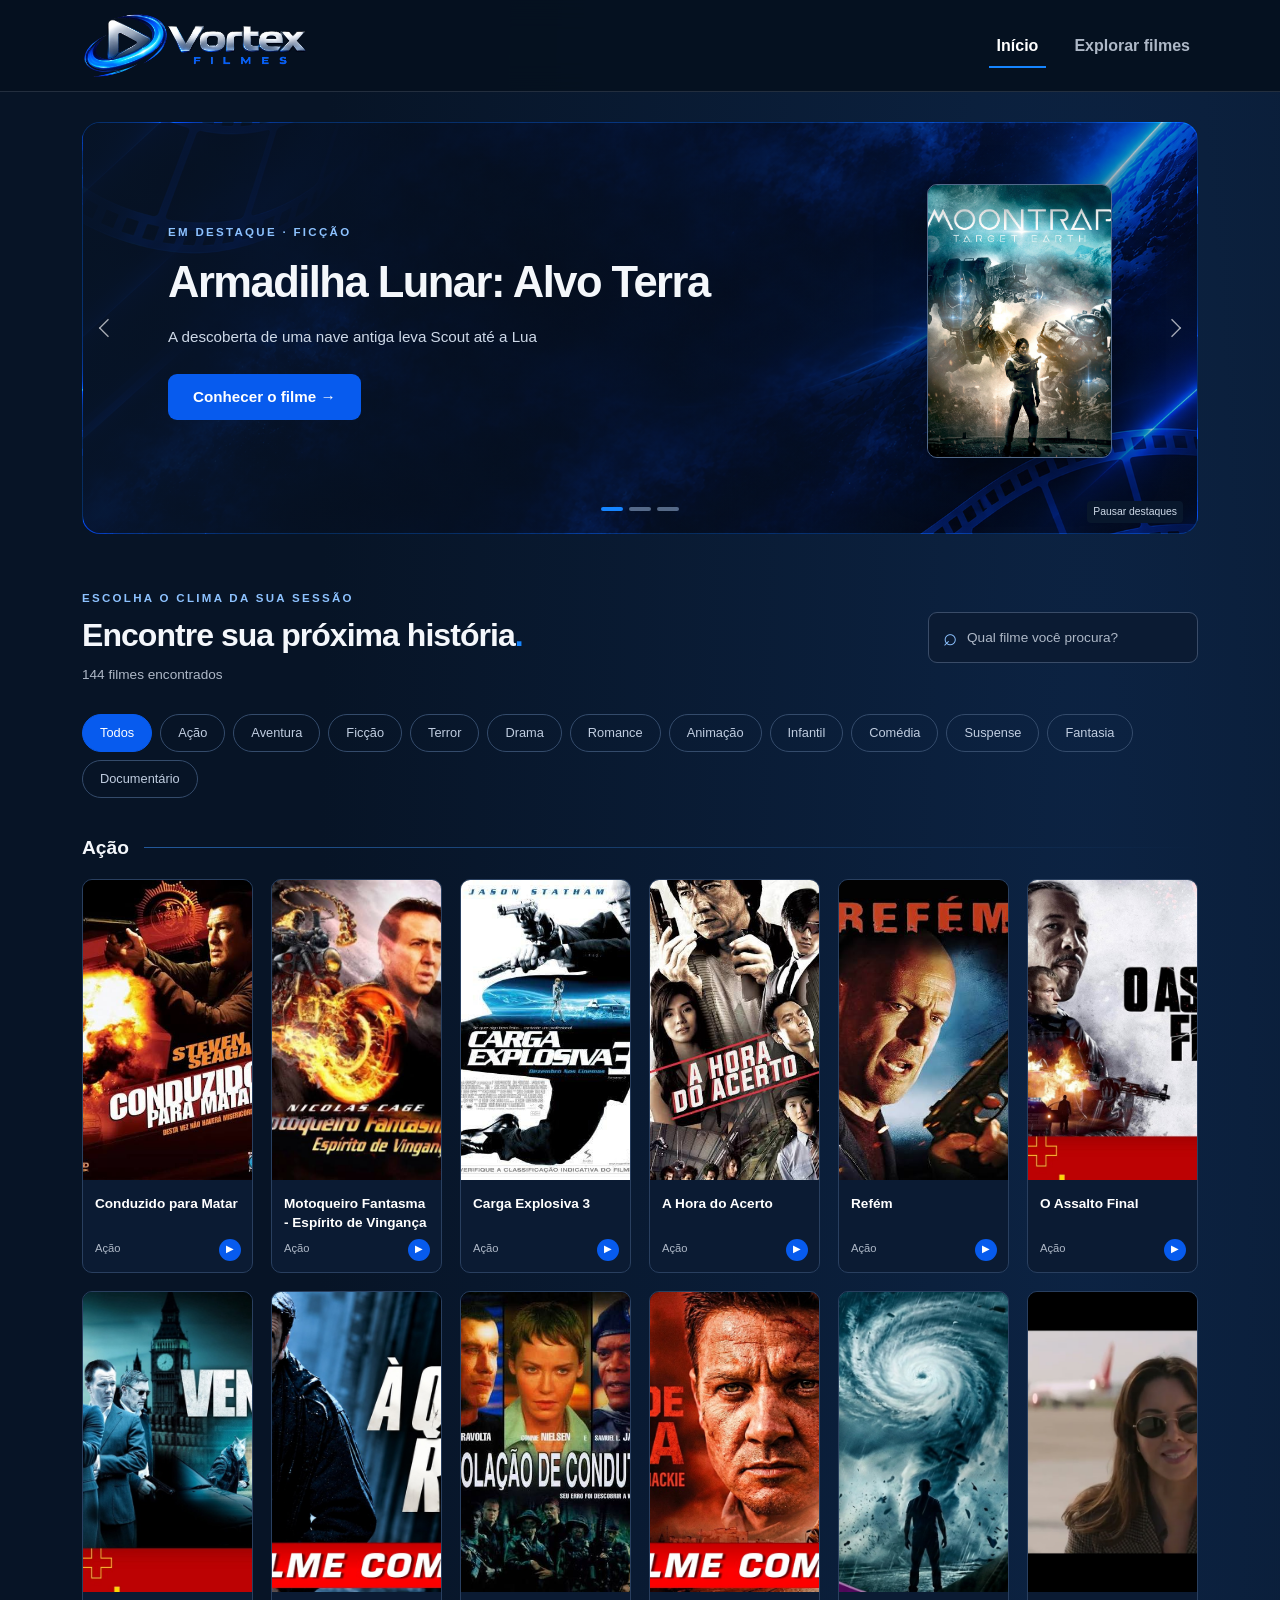
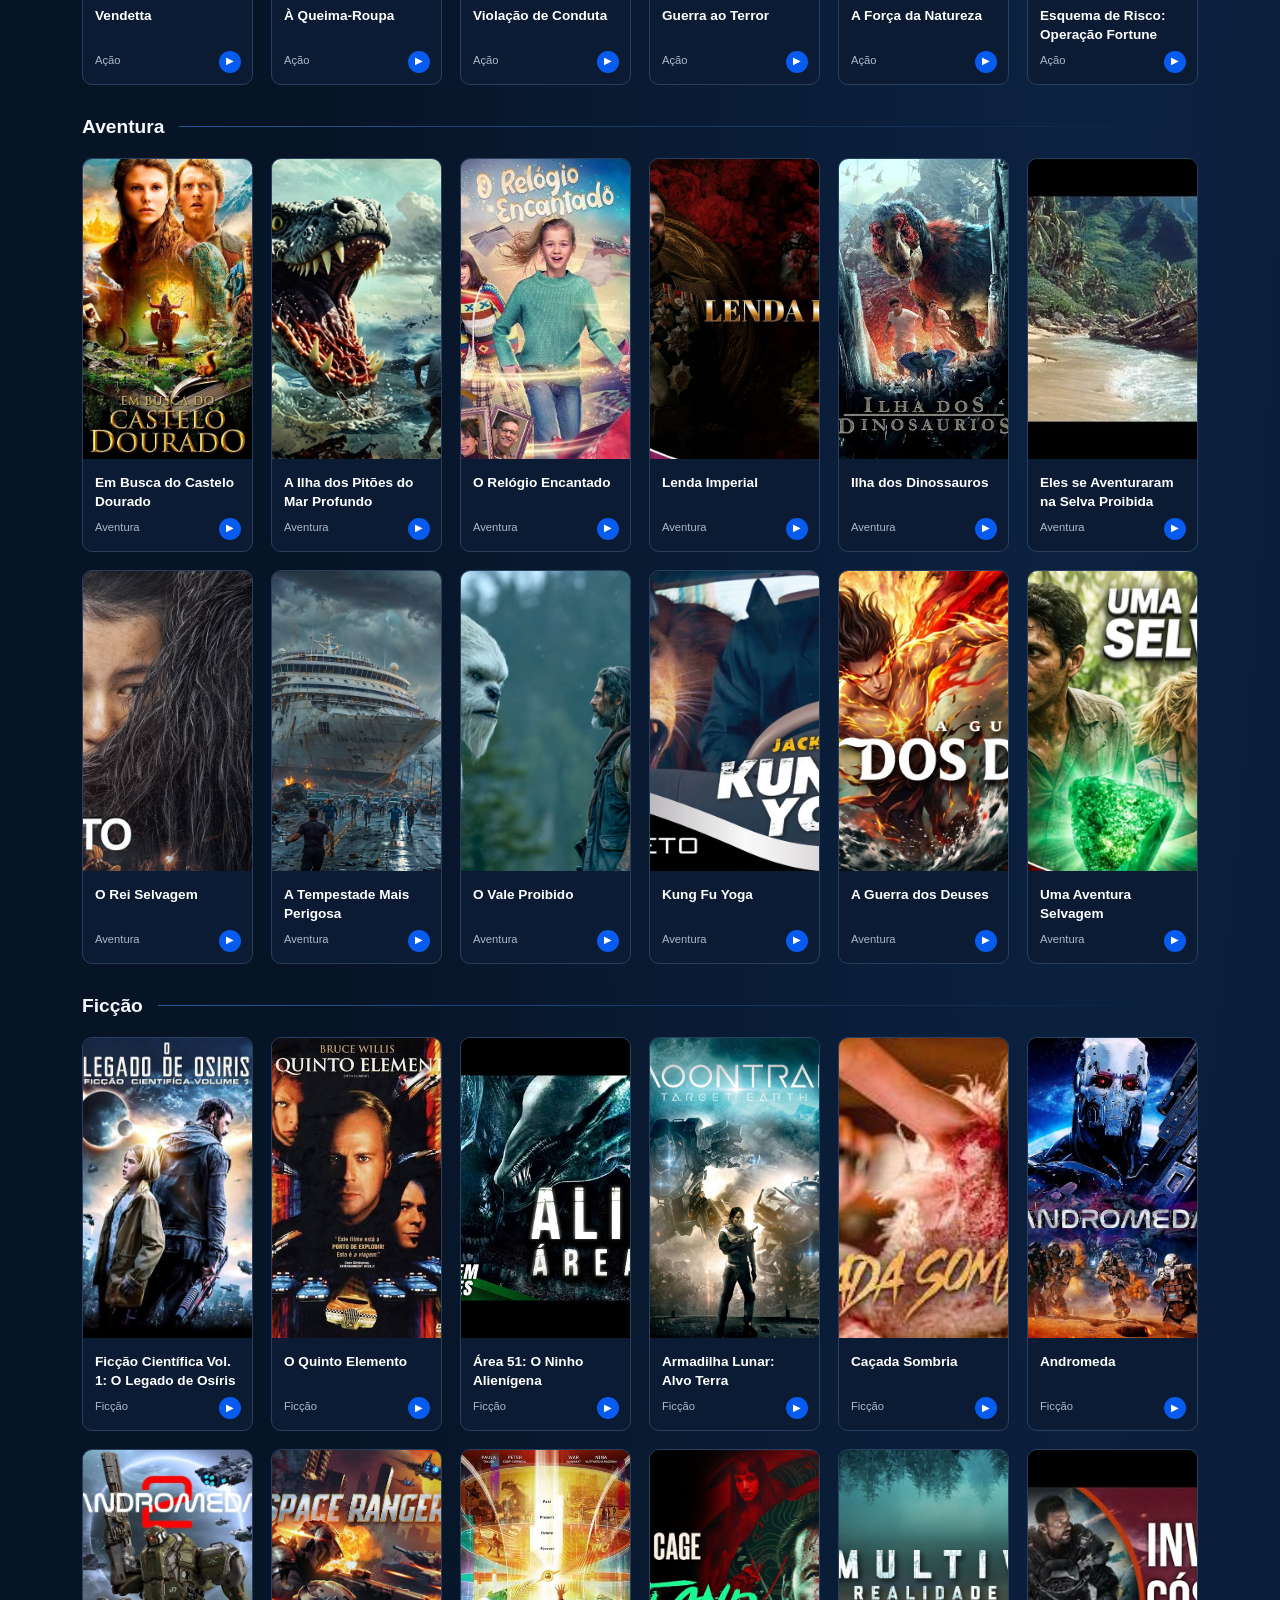
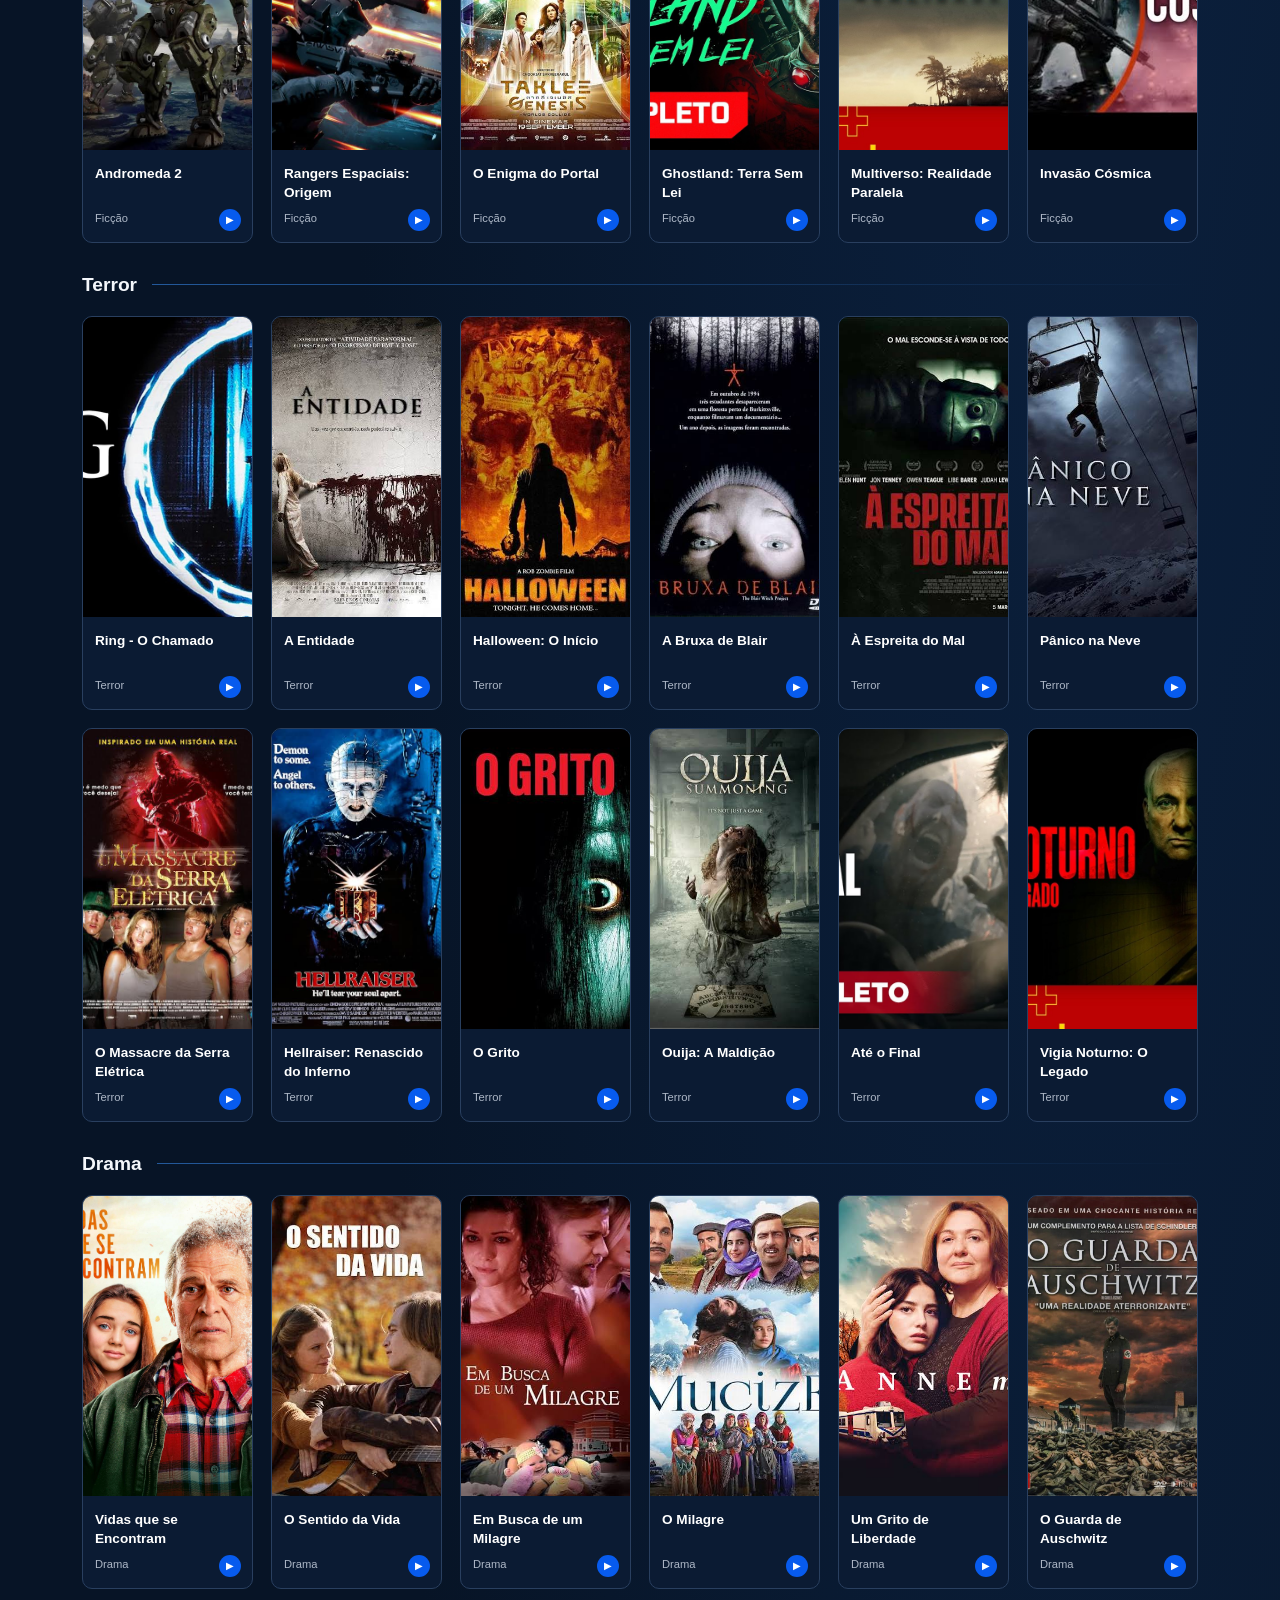
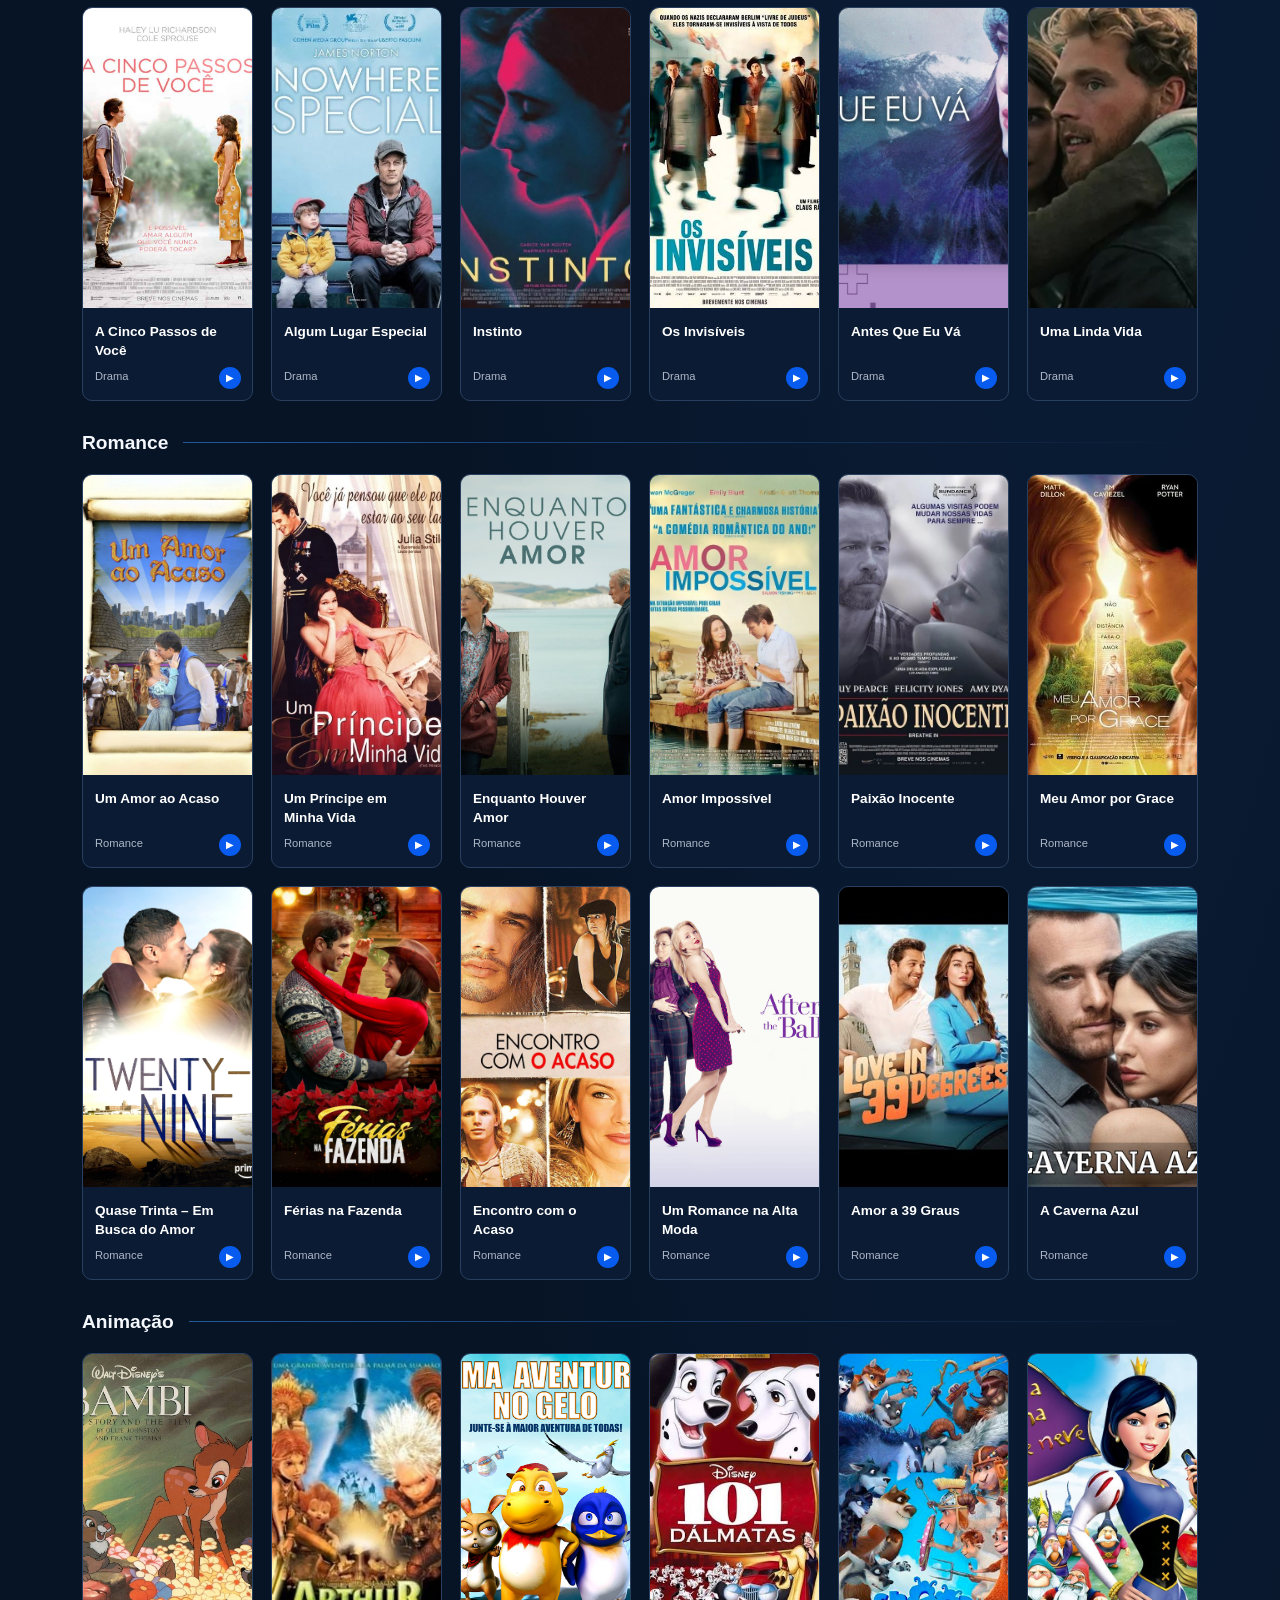
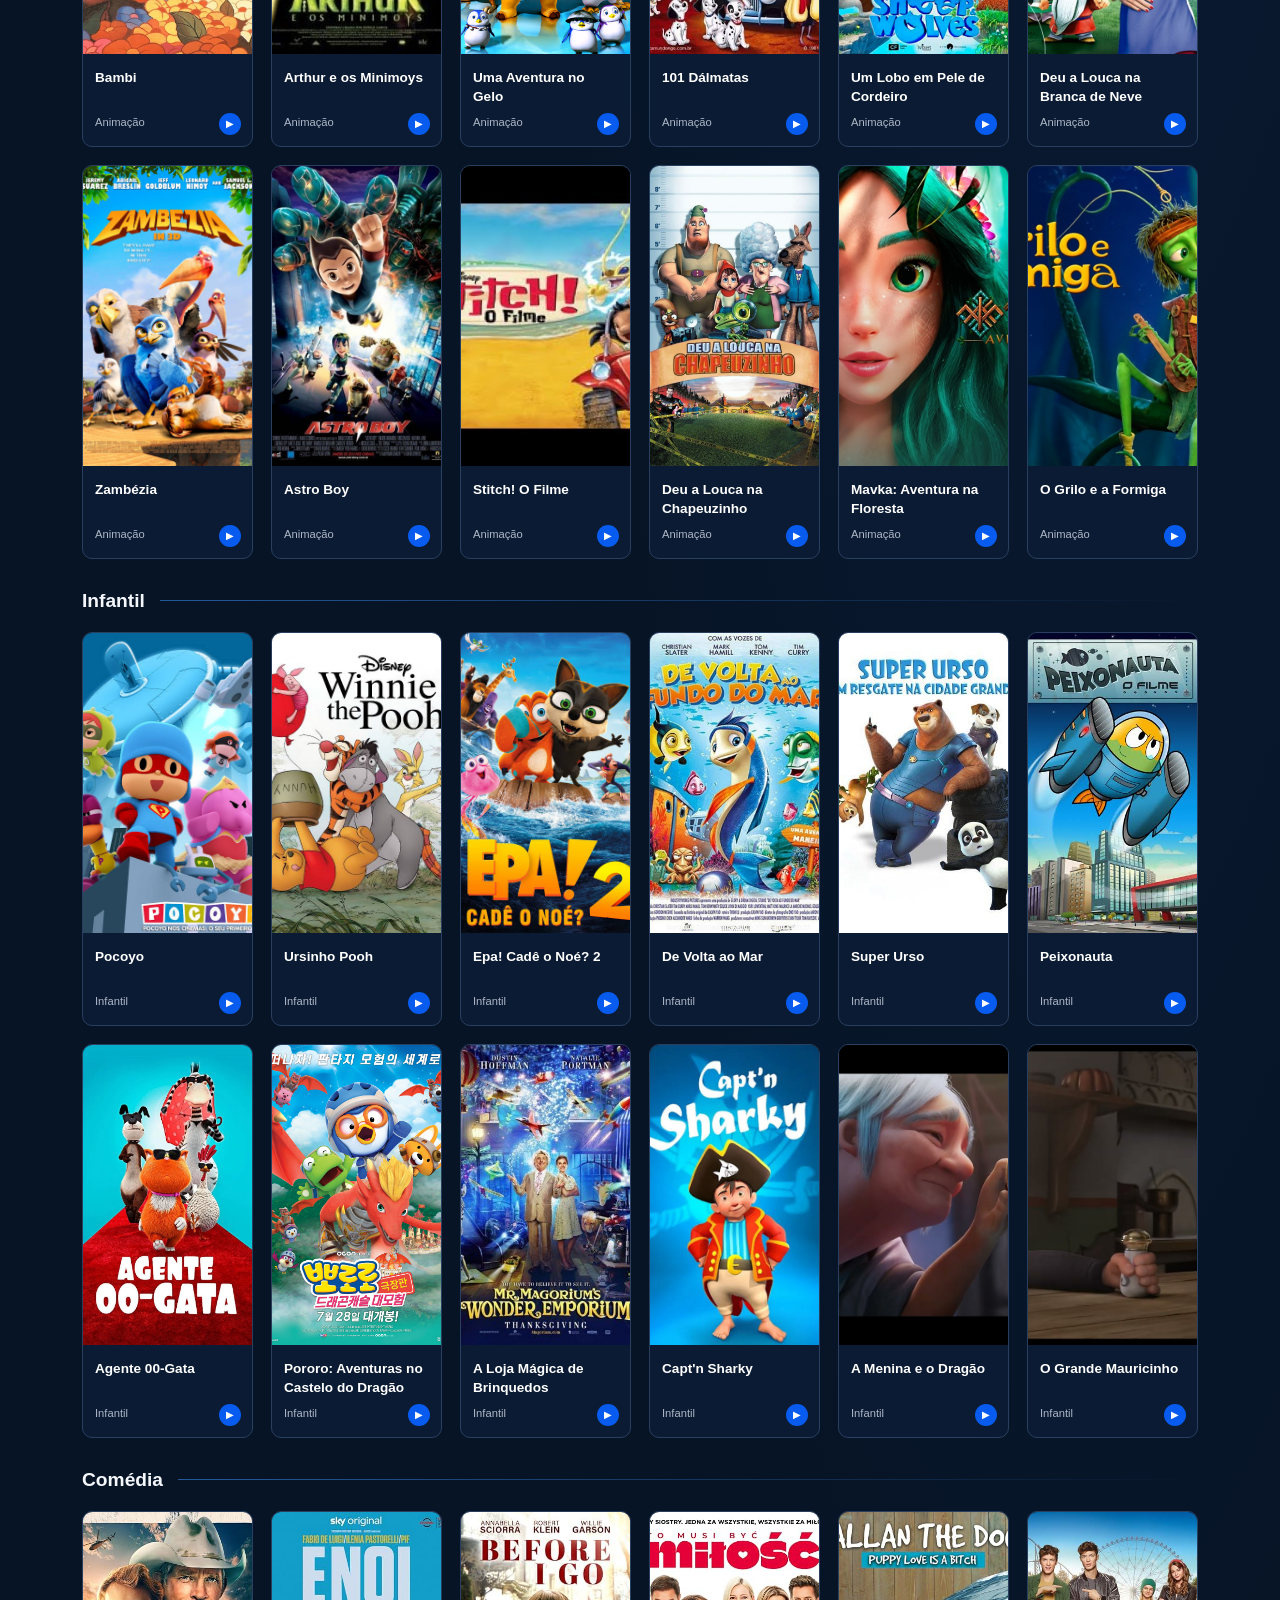
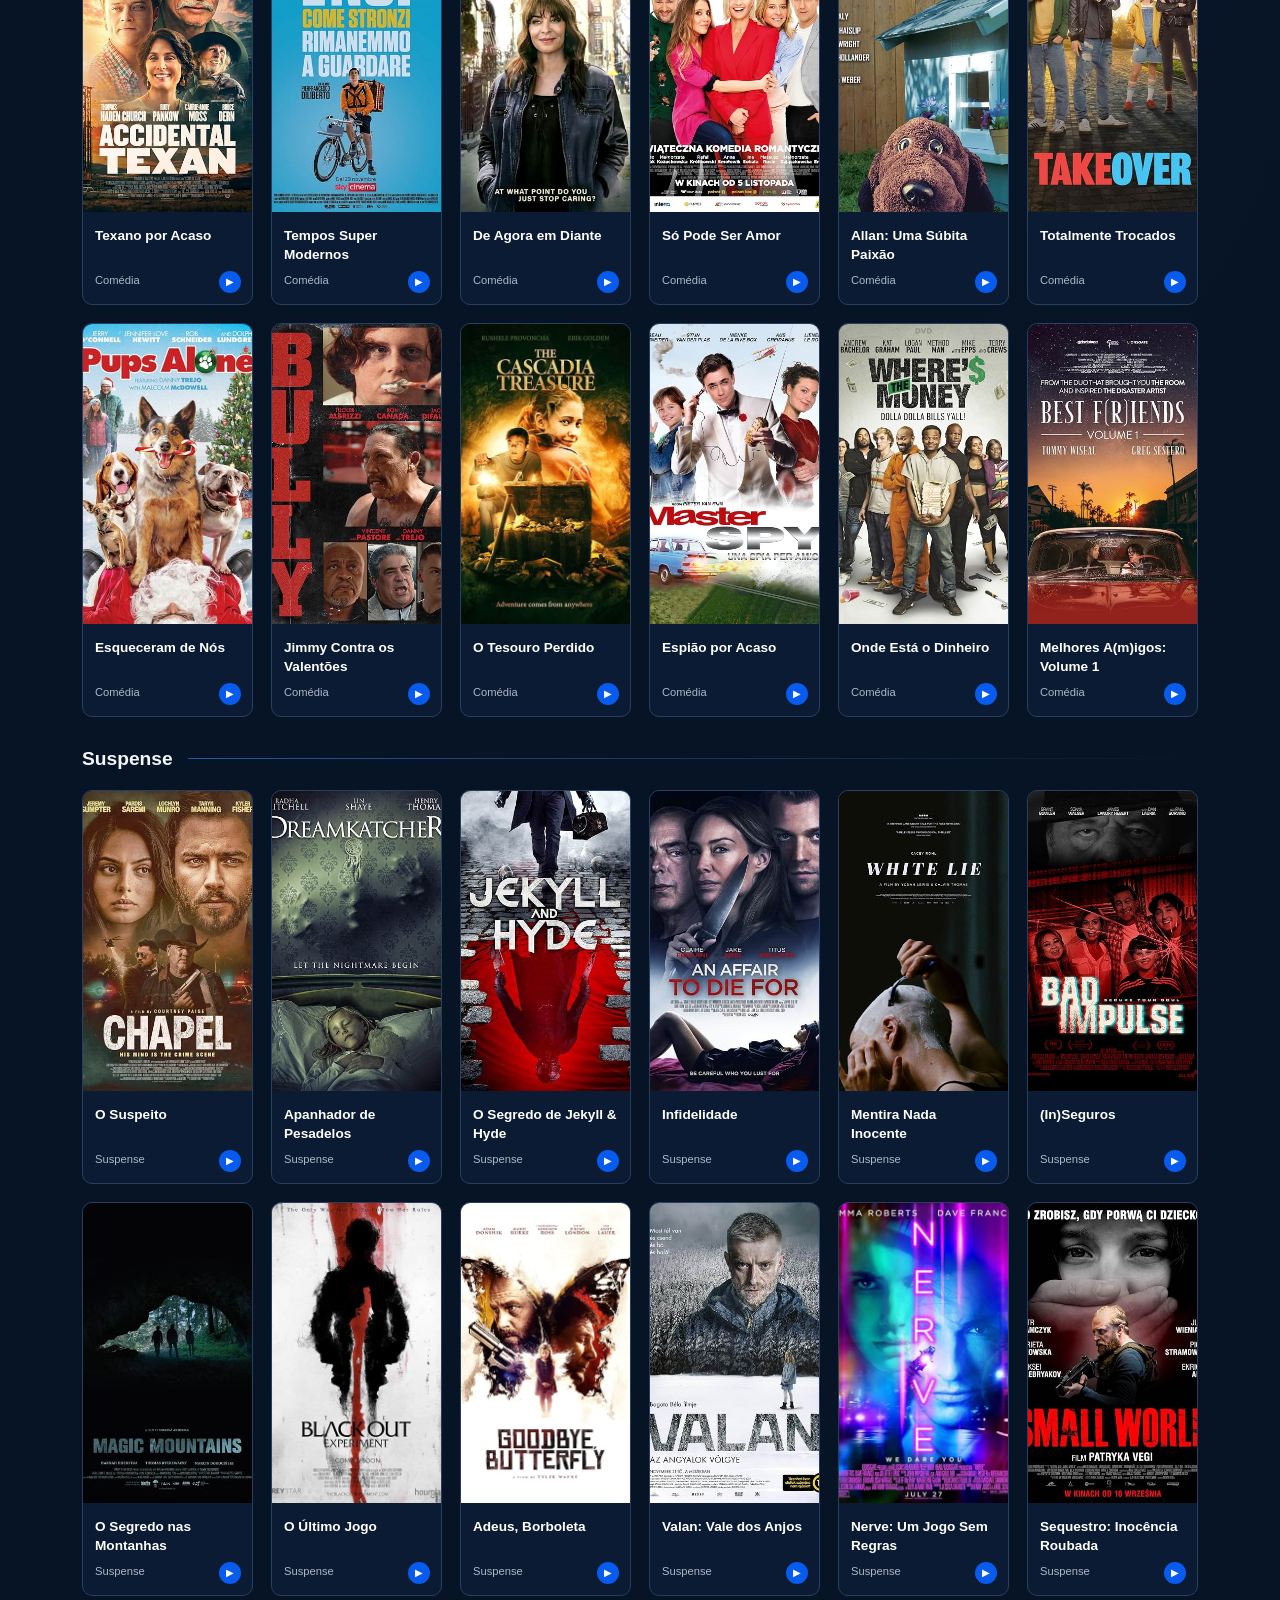
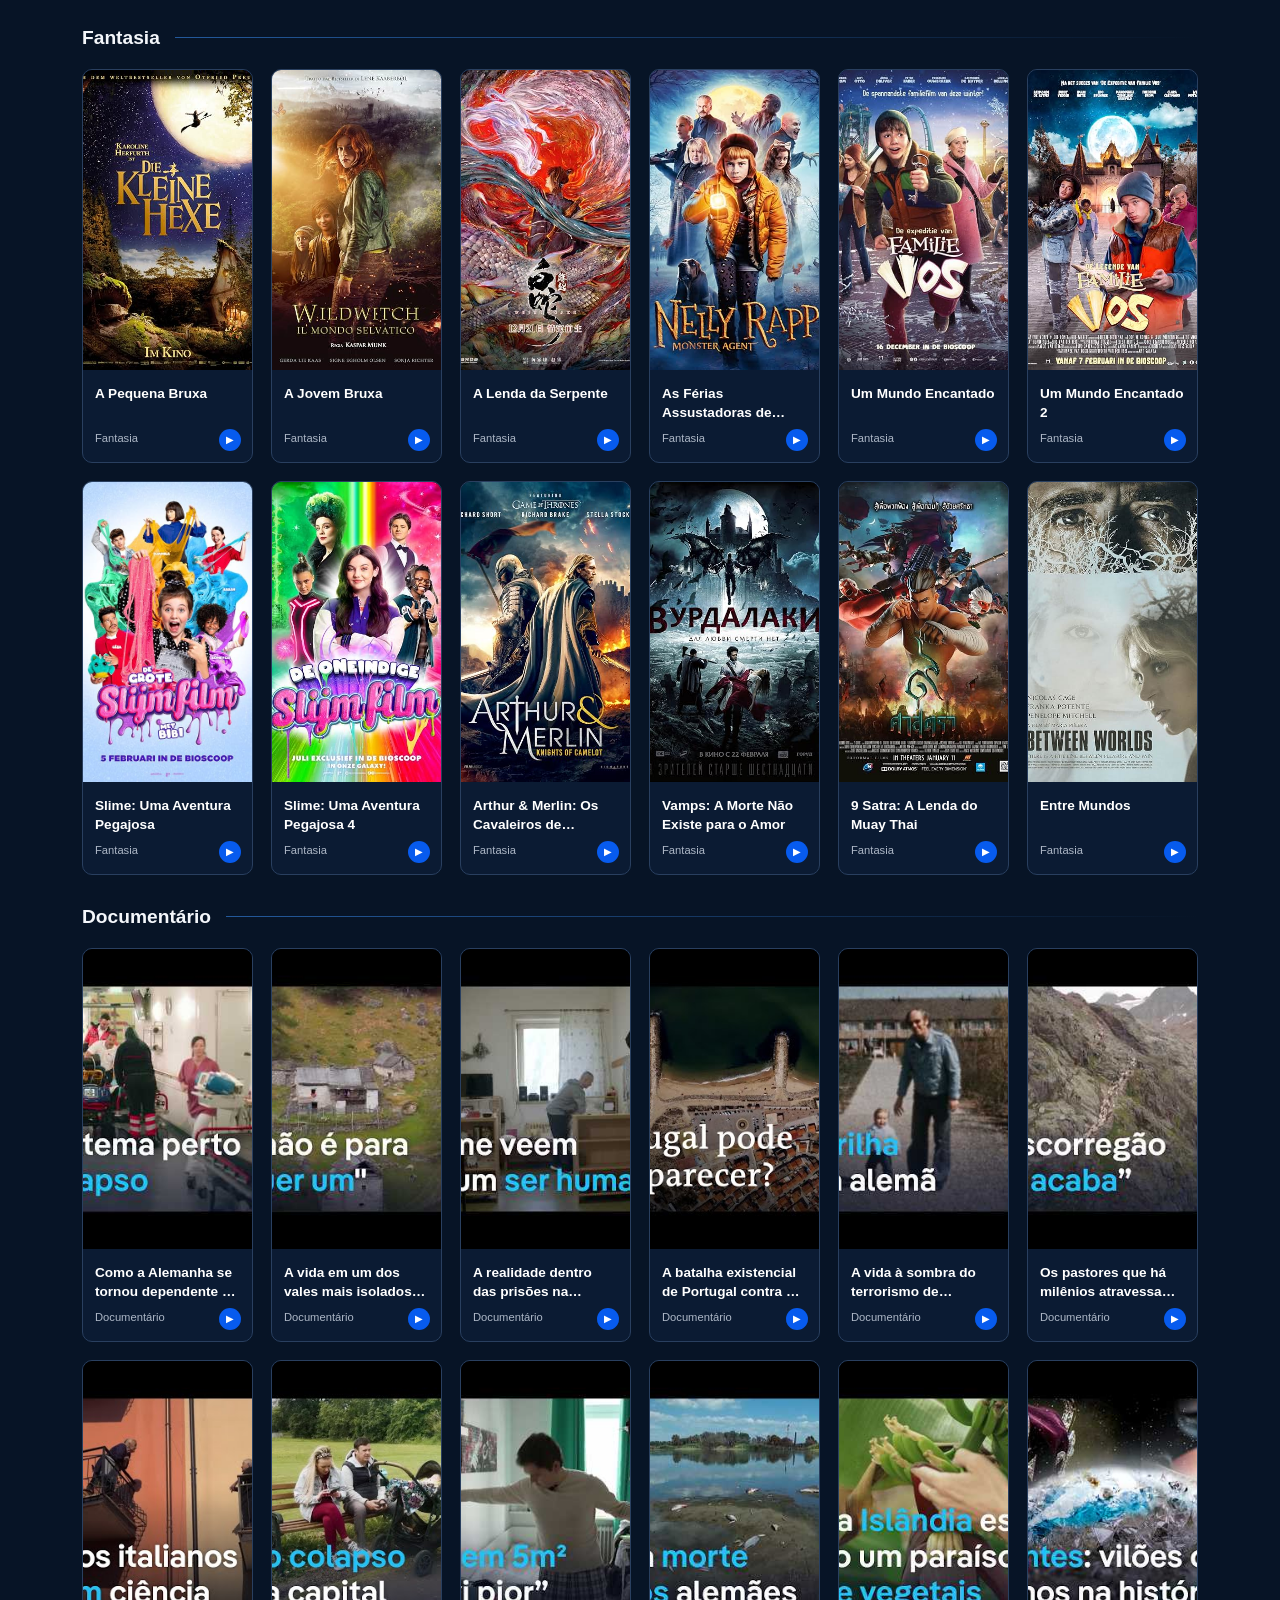
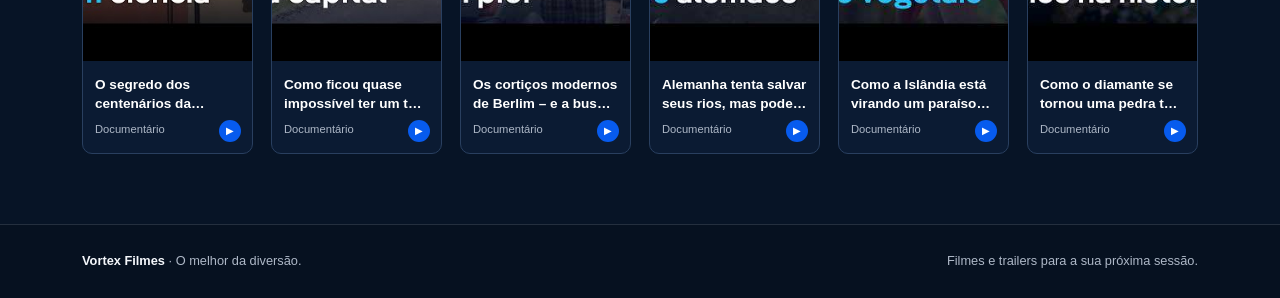
<file: index.html>
<!DOCTYPE html>
<html lang="pt-BR">
    <head>
        <meta charset="UTF-8">
        <meta name="viewport" content="width=device-width, initial-scale=1.0">
        <meta name="description" content="Explore o catálogo da Vortex Filmes: ação, aventura, romance, terror e histórias para toda a família.">
        <!-- Open Graph fornece título, descrição e imagem para a prévia dos links compartilhados. -->
        <meta property="og:type" content="website">
        <meta property="og:locale" content="pt_BR">
        <meta property="og:site_name" content="Vortex Filmes">
        <meta property="og:title" content="Vortex Filmes | Sua próxima sessão começa aqui">
        <meta property="og:description" content="Explore 144 filmes com busca por gênero, sinopses e trailers em português.">
        <meta property="og:url" content="https://vortex-filmes.netlify.app/">
        <meta property="og:image" content="https://vortex-filmes.netlify.app/images/brand/social-preview.png">
        <meta property="og:image:type" content="image/png">
        <meta property="og:image:width" content="1200">
        <meta property="og:image:height" content="630">
        <meta property="og:image:alt" content="Logotipo Vortex Filmes sobre fundo azul, com a frase Sua próxima sessão começa aqui.">
        <meta name="twitter:card" content="summary_large_image">
        <meta name="twitter:title" content="Vortex Filmes | Sua próxima sessão começa aqui">
        <meta name="twitter:description" content="Explore 144 filmes com busca por gênero, sinopses e trailers em português.">
        <meta name="twitter:image" content="https://vortex-filmes.netlify.app/images/brand/social-preview.png">
        <link rel="canonical" href="https://vortex-filmes.netlify.app/">
        <title>Catálogo | Vortex Filmes</title>
        <link rel="icon" type="image/svg+xml" href="images/brand/favicon.svg">
        <link rel="stylesheet" href="css/styles.css">
        <!-- defer preserva a ordem: os dados carregam antes das funções, após a leitura do HTML. -->
        <script src="js/movies.js" defer></script>
        <script src="js/catalog.js" defer></script>
    </head>
    <body>
        <!-- Atalho de teclado para chegar ao catálogo sem percorrer o menu. -->
        <a class="pular-conteudo" href="#catalogo">Pular para o catálogo</a>
        <!-- Navegação responsiva: o catálogo abre diretamente nesta página. -->
        <header class="cabecalho">
            <nav class="navegacao-principal" aria-label="Navegação principal">
                <div class="conteiner">
                    <a class="marca" href="index.html" aria-label="Vortex Filmes, página inicial">
                        <img src="images/brand/logo.png" alt="Vortex Filmes" width="225" height="70">
                    </a>
                    <button class="botao-menu" id="alternar-menu" type="button" aria-controls="menu-principal" aria-expanded="false" aria-label="Abrir menu">
                        <span class="icone-menu"></span>
                    </button>
                    <div class="menu-principal" id="menu-principal">
                        <ul class="lista-menu">
                            <li class="item-menu"><a class="link-menu" href="index.html" aria-current="page">Início</a></li>
                            <li class="item-menu"><a class="link-menu" href="#catalogo">Explorar filmes</a></li>
                        </ul>
                    </div>
                </div>
            </nav>
        </header>

        <main>
            <h1 class="somente-leitores">Descubra sua próxima história na Vortex Filmes</h1>
            <div class="conteiner">
                <!-- Destaques sorteados com navegação nativa e troca automática. -->
                <section class="secao-destaques" aria-label="Filmes em destaque">
                    <div id="carrossel-destaques" class="carrossel" tabindex="0" aria-roledescription="carrossel">
                        <div class="indicadores-destaques">
                            <button type="button" data-destaque="0" class="ativo" aria-current="true" aria-label="Destaque 1"></button>
                            <button type="button" data-destaque="1" aria-label="Destaque 2"></button>
                            <button type="button" data-destaque="2" aria-label="Destaque 3"></button>
                        </div>
                        <!-- O JavaScript preenche os três slides; data-destaque conecta os indicadores. -->
                        <div class="lista-destaques" id="lista-destaques"></div>
                        <button class="controle-anterior" id="destaque-anterior" type="button">
                            <span class="icone-anterior" aria-hidden="true"></span>
                            <span class="somente-leitores">Filme anterior</span>
                        </button>
                        <button class="controle-proximo" id="destaque-proximo" type="button">
                            <span class="icone-proximo" aria-hidden="true"></span>
                            <span class="somente-leitores">Próximo filme</span>
                        </button>
                        <button class="pausa-destaques" id="pausar-destaques" type="button" aria-pressed="false">Pausar destaques</button>
                    </div>
                </section>

                <!-- O JavaScript monta filtros e cartões usando os dados de movies.js. -->
                <section class="secao-catalogo" id="catalogo" aria-labelledby="titulo-catalogo">
                    <div class="cabecalho-catalogo">
                        <div>
                            <p class="sobretitulo">Escolha o clima da sua sessão</p>
                            <h2 id="titulo-catalogo">Encontre sua próxima história<span class="texto-azul">.</span></h2>
                            <p class="texto-secundario" id="contador-filmes" role="status" aria-live="polite"></p>
                        </div>
                        <form id="formulario-busca" class="busca-filmes" role="search">
                            <label class="somente-leitores" for="busca">Buscar um filme</label>
                            <span aria-hidden="true">⌕</span>
                            <input type="search" id="busca" placeholder="Qual filme você procura?" autocomplete="off">
                        </form>
                    </div>
                    <nav id="filtros-generos" class="filtros-generos" aria-label="Filtrar filmes por gênero"></nav>
                    <p id="nenhum-filme" class="nenhum-filme" hidden>Nenhum filme encontrado. Tente outro título ou escolha outro gênero.</p>
                    <div id="lista-filmes"></div>
                    <noscript><p>Ative o JavaScript para explorar os filmes e seus detalhes.</p></noscript>
                </section>
            </div>
        </main>

        <!-- Uma única janela alterna entre sinopse e vídeo, sem sobrepor modais. -->
        <dialog class="janela-filme" id="janela-filme" aria-labelledby="titulo-filme">
            <div class="janela-container">
                <article class="janela-conteudo">
                    <header class="janela-cabecalho">
                        <h2 class="titulo-janela" id="titulo-filme">Detalhes do filme</h2>
                        <button class="botao-fechar" id="fechar-detalhes" type="button" aria-label="Fechar detalhes do filme">×</button>
                    </header>
                    <div class="janela-corpo">
                        <section id="conteudo-detalhes" class="detalhes-filme" aria-label="Sinopse e informações">
                            <img id="capa-filme" class="capa-detalhes" alt="">
                            <div>
                                <p class="sobretitulo" id="categoria-filme"></p>
                                <p class="texto-secundario" id="ano-filme" hidden></p>
                                <h3>Sobre o filme</h3>
                                <p id="sinopse-filme" class="sinopse-filme"></p>
                            </div>
                        </section>
                        <!-- O iframe recebe src somente quando o visitante escolhe reproduzir. -->
                        <section id="conteudo-video" aria-label="Reprodução do vídeo" hidden>
                            <p id="tipo-video" class="sobretitulo"></p>
                            <iframe id="reprodutor-filme" class="reprodutor-filme" title="Reprodução do filme" referrerpolicy="strict-origin-when-cross-origin" allow="accelerometer; autoplay; clipboard-write; encrypted-media; gyroscope; picture-in-picture; web-share" allowfullscreen></iframe>
                            <p class="ajuda-reprodutor">Se o vídeo não carregar, a reprodução pode estar restrita pelo canal. Você pode voltar à sinopse e escolher outro filme.</p>
                        </section>
                    </div>
                    <footer class="janela-rodape">
                        <button class="botao-secundario" id="voltar-detalhes" type="button" hidden>← Voltar à sinopse</button>
                        <button class="botao-secundario" id="ver-trailer" type="button">Ver trailer</button>
                        <button class="botao-primario" id="assistir-filme" type="button"><span aria-hidden="true">▶</span> Assistir filme</button>
                    </footer>
                </article>
            </div>
        </dialog>

        <!-- Rodapé compartilhado, sem scripts ou dependências externas. -->
        <footer class="rodape">
            <div class="conteiner conteudo-rodape">
                <p><strong>Vortex Filmes</strong> · O melhor da diversão.</p>
                <p>Filmes e trailers para a sua próxima sessão.</p>
            </div>
        </footer>
    </body>
</html>
</file>
<file: css/styles.css>
/* 1. Base, cabeçalho, botões e rodapé. */
/* A paleta e os componentes compartilhados mantêm a identidade da Vortex Filmes. */
:root {
    --fundo-principal: #071426;
    --fundo-painel: #0b1b33;
    --azul-principal: #075bee;
    --azul-destaque: #1685ff;
    --texto-principal: #f4f7fb;
    --texto-secundario: #aeb8c7;
    --borda-suave: rgba(174, 184, 199, 0.18);
}

* {
    box-sizing: border-box;
}

html {
    scroll-behavior: smooth;
    scroll-padding-top: 105px;
}

body {
    margin: 0;
    background: var(--fundo-principal);
    color: var(--texto-principal);
    font-family: Arial, Helvetica, sans-serif;
    line-height: 1.6;
    min-width: 320px;
}

a {
    color: inherit;
    text-decoration: none;
}

a:hover {
    color: #fff;
}

button, input {
    font: inherit;
}

button, a, input {
    -webkit-tap-highlight-color: transparent;
}

:focus-visible {
    outline: 3px solid #85bcff;
    outline-offset: 5px;
}

[hidden] {
    display: none !important;
}

.pular-conteudo {
    position: fixed;
    top: -80px;
    left: 16px;
    z-index: 2000;
    padding: 10px 18px;
    background: var(--azul-principal);
    border-radius: 8px;
}

.pular-conteudo:focus {
    top: 12px;
}

.cabecalho {
    position: sticky;
    top: 0;
    z-index: 1020;
    background: rgba(6, 17, 32, 0.96);
    border-bottom: 1px solid var(--borda-suave);
    backdrop-filter: blur(14px);
}

.cabecalho
/* Flexbox alinha a marca e os links; o menu é recolhido em telas pequenas. */
.navegacao-principal {
    min-height: 90px;
}

.marca img {
    display: block;
    width: 225px;
    height: auto;
}

.cabecalho .lista-menu {
    gap: 20px;
}

.cabecalho .link-menu {
    color: var(--texto-secundario);
    font-weight: 600;
}

.cabecalho .link-menu:hover, .cabecalho .link-menu[aria-current="page"] {
    color: #fff;
}

.cabecalho .link-menu[aria-current="page"] {
    box-shadow: 0 2px var(--azul-destaque);
}

.botao-menu {
    border-color: var(--borda-suave);
    padding: 10px;
}

.botao-primario, .botao-secundario {
    display: inline-flex;
    align-items: center;
    justify-content: center;
    gap: 10px;
    min-height: 46px;
    padding: 11px 24px;
    border: 1px solid transparent;
    border-radius: 9px;
    font-weight: 700;
    font-size: 0.95rem;
    line-height: 1.4;
    transition: background 160ms, border-color 160ms, transform 160ms;
}

.botao-primario {
    background: var(--azul-principal);
    color: #fff;
}

.botao-primario:hover {
    background: #176bfa;
    color: #fff;
    transform: translateY(-1px);
}

.botao-secundario {
    background: transparent;
    color: var(--texto-principal);
    border-color: #586d88;
}

.botao-secundario:hover {
    background: rgba(22, 133, 255, 0.1);
    border-color: var(--azul-destaque);
}

.sobretitulo {
    color: #8dc2ff;
    font-size: 0.72rem;
    font-weight: 700;
    letter-spacing: 0.2em;
    text-transform: uppercase;
}

.texto-secundario {
    color: var(--texto-secundario);
}

.texto-azul {
    color: var(--azul-destaque);
}

.rodape {
    padding: 26px 0;
    border-top: 1px solid var(--borda-suave);
    background: #061120;
    color: var(--texto-secundario);
    font-size: 0.8rem;
}

.rodape p {
    margin: 0;
}

.rodape strong {
    color: var(--texto-principal);
}

/* 2. Carrossel de destaques. */
/* O cenário azul e as capas originais formam a base visual do catálogo. */
body {
    background: radial-gradient(ellipse at 85% 10%, #0c2343 0%, var(--fundo-principal) 50%);
}

.secao-destaques {
    padding-top: 30px;
}

.carrossel {
    border: 1px solid rgba(22, 133, 255, 0.3);
    border-radius: 18px;
    overflow: hidden;
    background: #08172c url("../images/backgrounds/catalog-background.png") center / cover;
}

.destaque {
    display: flex;
    align-items: center;
    justify-content: space-between;
    gap: 45px;
    min-height: 410px;
    padding: 48px 85px 62px;
    background: linear-gradient(90deg, rgba(7, 20, 38, 0.93), rgba(7, 20, 38, 0.24));
}

.destaque-texto {
    min-width: 0;
    max-width: 650px;
}

.destaque h2 {
    margin: 18px 0;
    font-size: clamp(1.8rem, 3.4vw, 3rem);
    line-height: 1.08;
    font-weight: 800;
    letter-spacing: -0.035em;
    overflow-wrap: anywhere;
}

.destaque .resumo-destaque {
    color: #ced9e8;
    max-width: 570px;
    font-size: 0.95rem;
    line-height: 1.7;
    margin-bottom: 24px;
}

.destaque img {
    width: 185px;
    height: 274px;
    flex-shrink: 0;
    object-fit: cover;
    border: 1px solid #526a8b;
    border-radius: 10px;
    box-shadow: 0 15px 45px rgba(0, 0, 0, 0.5);
}

.controle-anterior, .controle-proximo {
    width: 50px;
}

.icone-anterior, .icone-proximo {
    width: 20px;
}

.indicadores-destaques {
    margin-bottom: 22px;
}

.indicadores-destaques [data-destaque] {
    width: 22px;
    height: 4px;
    border: none;
    border-radius: 6px;
    background-color: #b7d6ff;
    opacity: 0.45;
}

.indicadores-destaques .ativo {
    background-color: #1685ff;
    opacity: 1;
}

/* 3. Busca e filtros do catálogo. */
.secao-catalogo {
    padding: 55px 0 70px;
}

.cabecalho-catalogo {
    display: flex;
    align-items: center;
    justify-content: space-between;
    flex-wrap: wrap;
    gap: 20px;
}

.cabecalho-catalogo h2 {
    font-size: clamp(1.6rem, 2.5vw, 2rem);
    font-weight: 700;
    letter-spacing: -0.03em;
    margin-bottom: 10px;
}

.cabecalho-catalogo .sobretitulo {
    margin-bottom: 8px;
}

#contador-filmes {
    font-size: 0.85rem;
    margin: 0;
}

.busca-filmes {
    display: flex;
    align-items: center;
    gap: 10px;
    min-width: 270px;
    padding: 9px 14px;
    border: 1px solid #3a4c68;
    border-radius: 9px;
    background: #0b1b33;
}

.busca-filmes span {
    font-size: 1.5rem;
    line-height: 1;
    color: #8dc2ff;
}

.busca-filmes input {
    width: 100%;
    min-width: 0;
    padding: 5px 0;
    border: 0;
    background: transparent;
    color: #fff;
    font-size: 0.85rem;
}

.busca-filmes input::placeholder {
    color: var(--texto-secundario);
}

.busca-filmes:focus-within {
    border-color: #1685ff;
}

.filtros-generos {
    display: flex;
    flex-wrap: wrap;
    gap: 8px;
    padding: 28px 0 8px;
}

.filtro-genero {
    min-height: 38px;
    padding: 7px 17px;
    border: 1px solid #344b6b;
    border-radius: 30px;
    background: transparent;
    color: #c0cde0;
    font-size: 0.8rem;
}

.filtro-genero:hover {
    border-color: #1685ff;
    color: #fff;
}

.filtro-genero[aria-pressed="true"] {
    background: #075bee;
    border-color: #075bee;
    color: #fff;
}

/* 4. Grupos e cartões de filmes. */
.grupo-filmes {
    padding-top: 30px;
}

.titulo-grupo {
    display: flex;
    align-items: center;
    gap: 15px;
    margin: 0 0 20px;
    font-size: 1.2rem;
    font-weight: 700;
}

.titulo-grupo::after {
    content: "";
    height: 1px;
    flex: 1;
    background: linear-gradient(90deg, #23599b, transparent);
}

.grade-filmes {
    display: grid;
    grid-template-columns: repeat(6, minmax(0, 1fr));
    gap: 18px;
}

.cartao-filme {
    width: 100%;
    display: block;
    padding: 0;
    border: 1px solid #293f5f;
    border-radius: 10px;
    background: #0b1b33;
    color: #fff;
    text-align: left;
    overflow: hidden;
    transition: transform 180ms, border-color 180ms, box-shadow 180ms;
}

.cartao-filme:hover {
    transform: translateY(-5px);
    border-color: #1685ff;
    box-shadow: 0 12px 25px rgba(0, 0, 0, 0.28);
}

.cartao-filme img {
    display: block;
    width: 100%;
    aspect-ratio: 2 / 3;
    object-fit: cover;
    background: #142a46;
}

.informacoes-cartao {
    position: relative;
    padding: 14px 12px;
}

.informacoes-cartao h4 {
    display: -webkit-box;
    -webkit-line-clamp: 2;
    -webkit-box-orient: vertical;
    overflow: hidden;
    min-height: 2.8em;
    font-size: 0.85rem;
    font-weight: 700;
    line-height: 1.4;
    margin: 0 0 8px;
}

.informacoes-cartao p {
    margin: 0;
    font-size: 0.7rem;
    color: var(--texto-secundario);
}

.abrir-cartao {
    position: absolute;
    right: 11px;
    bottom: 11px;
    display: grid;
    place-items: center;
    width: 22px;
    height: 22px;
    border-radius: 50%;
    background: #075bee;
    color: #fff;
    font-size: 0.65rem;
}

.nenhum-filme {
    padding: 60px 20px;
    text-align: center;
    color: var(--texto-secundario);
}

/* 5. Janela de detalhes e reprodução dos vídeos. */
.janela-conteudo {
    background: #0b1b33;
    border: 1px solid #315887;
    border-radius: 14px;
}

.janela-cabecalho, .janela-rodape {
    border-color: var(--borda-suave);
    padding: 20px 24px;
}

.janela-corpo {
    padding: 28px;
}

.detalhes-filme {
    display: grid;
    grid-template-columns: 180px 1fr;
    gap: 30px;
    align-items: start;
}

.capa-detalhes {
    display: block;
    width: 100%;
    aspect-ratio: 2 / 3;
    object-fit: cover;
    border-radius: 8px;
    border: 1px solid #344b6b;
}

.detalhes-filme h3 {
    font-size: 1.4rem;
    font-weight: 700;
    margin-bottom: 18px;
}

.sinopse-filme {
    color: #d9e0e9;
    font-size: 0.95rem;
    line-height: 1.85;
}

.reprodutor-filme {
    display: block;
    width: 100%;
    aspect-ratio: 16 / 9;
    min-height: 200px;
    border: 0;
    border-radius: 8px;
    background: #000;
}

.ajuda-reprodutor {
    margin: 15px 0 0;
    font-size: 0.8rem;
    color: var(--texto-secundario);
}

/* 6. Responsividade: cabeçalho, rodapé, grade e janela de detalhes. */
/* Os elementos acompanham a largura disponível, sem margens negativas. */
@media (max-width: 767.98px) {
    .cabecalho .navegacao-principal {
        min-height: 76px;
    }

    .marca img {
        width: 175px;
    }

    .cabecalho .lista-menu {
        padding: 18px 0;
        gap: 12px;
    }

    .cabecalho .link-menu[aria-current="page"] {
        box-shadow: none;
        color: #8dc2ff;
    }

    .rodape {
        padding: 22px 0;
    }

}

/* A quantidade de colunas diminui para que as capas continuem legíveis. */
@media (max-width: 1199.98px) {
    .grade-filmes {
        grid-template-columns: repeat(4, minmax(0, 1fr));
    }

}

@media (max-width: 767.98px) {
    .destaque {
        min-height: 360px;
        padding: 36px 45px 55px;
        gap: 20px;
    }

    .destaque img {
        width: 130px;
        height: 195px;
    }

    .destaque h2 {
        font-size: 1.8rem;
    }

    .destaque .resumo-destaque {
        font-size: 0.8rem;
    }

    .grade-filmes {
        grid-template-columns: repeat(3, minmax(0, 1fr));
        gap: 12px;
    }

    .busca-filmes {
        width: 100%;
    }

    .secao-catalogo {
        padding-top: 36px;
    }

    .detalhes-filme {
        grid-template-columns: 120px 1fr;
        gap: 18px;
    }

    .janela-corpo {
        padding: 20px;
    }

}

@media (max-width: 575.98px) {
    .secao-destaques {
        padding-top: 18px;
    }

    .destaque {
        min-height: 340px;
        padding: 32px 38px 50px;
    }

    .destaque img {
        display: none;
    }

    .destaque .resumo-destaque {
        font-size: 0.85rem;
    }

    .destaque h2 {
        font-size: 2rem;
    }

    .controle-anterior, .controle-proximo {
        width: 30px;
    }

    .grade-filmes {
        grid-template-columns: repeat(2, minmax(0, 1fr));
    }

    .filtro-genero {
        padding-inline: 13px;
    }

    .detalhes-filme {
        grid-template-columns: 1fr;
    }

    .capa-detalhes {
        width: 130px;
    }

    .janela-rodape {
        padding: 16px;
        gap: 8px;
    }

    .janela-rodape button {
        flex: 1;
        margin: 0;
        padding-inline: 12px;
        font-size: 0.8rem;
    }

}

/* Respeita quem prefere reduzir animações no aparelho. */
@media (prefers-reduced-motion: reduce) {
    html {
        scroll-behavior: auto;
    }

    *, *::before, *::after {
        animation-duration: 0.01ms !important;
        transition-duration: 0.01ms !important;
    }

}

/* 7. Estrutura nativa: complementa os componentes acima, sem bibliotecas. */
/* Mantida ao final para preservar a prioridade das regras na cascata. */
/* Tipografia e largura centralizada compartilhadas entre as seções. */
h1, h2, h3, h4 {
    margin-top: 0;
    margin-bottom: 0.5rem;
    line-height: 1.2;
}

p {
    margin-top: 0;
    margin-bottom: 1rem;
}

button {
    cursor: pointer;
}

.conteiner {
    width: 100%;
    padding-inline: 12px;
    margin-inline: auto;
}

/* Oculta visualmente sem retirar o conteúdo dos leitores de tela. */
.somente-leitores {
    position: absolute;
    width: 1px;
    height: 1px;
    padding: 0;
    margin: -1px;
    overflow: hidden;
    clip-path: inset(50%);
    white-space: nowrap;
    border: 0;
}

.navegacao-principal {
    padding-block: 8px;
    display: flex;
    align-items: center;
}

.navegacao-principal > .conteiner {
    display: flex;
    align-items: center;
    justify-content: space-between;
    flex-wrap: wrap;
}

.lista-menu {
    display: flex;
    align-items: center;
    list-style: none;
    padding: 0;
    margin: 0;
}

.link-menu {
    display: block;
    padding: 8px;
}

.botao-menu {
    display: none;
    border: 1px solid var(--borda-suave);
    border-radius: 6px;
    background: transparent;
    color: inherit;
}

.icone-menu {
    display: block;
    width: 24px;
    height: 18px;
    border-block: 2px solid currentColor;
    position: relative;
}

.icone-menu::after {
    content: "";
    position: absolute;
    top: 6px;
    left: 0;
    width: 100%;
    border-top: 2px solid currentColor;
}

.conteudo-rodape {
    display: flex;
    flex-wrap: wrap;
    justify-content: space-between;
    gap: 8px;
}

/* O carrossel posiciona as setas e os indicadores sobre a faixa de filmes. */
.carrossel {
    position: relative;
}

/* Scroll Snap encaixa cada slide; cada item ocupa 100% da largura disponível. */
.lista-destaques {
    position: relative;
    display: flex;
    overflow-x: auto;
    scroll-snap-type: x mandatory;
    scrollbar-width: none;
}

.lista-destaques::-webkit-scrollbar {
    display: none;
}

.item-destaque {
    flex: 0 0 100%;
    min-width: 0;
    scroll-snap-align: start;
    scroll-snap-stop: always;
}

.item-destaque .destaque {
    height: 100%;
}

/* Setas desenhadas com bordas do CSS, sem arquivos de ícones. */
.controle-anterior, .controle-proximo {
    position: absolute;
    top: 0;
    bottom: 0;
    display: flex;
    align-items: center;
    justify-content: center;
    padding: 0;
    border: 0;
    background: transparent;
    color: white;
    opacity: 0.65;
}

.controle-anterior:hover, .controle-proximo:hover {
    opacity: 1;
}

.controle-anterior {
    left: 0;
}

.controle-proximo {
    right: 0;
}

.icone-anterior, .icone-proximo {
    display: block;
    height: 20px;
    border-top: 2px solid currentColor;
}

.icone-anterior {
    border-left: 2px solid currentColor;
    transform: rotate(-45deg) scale(0.65);
}

.icone-proximo {
    border-right: 2px solid currentColor;
    transform: rotate(45deg) scale(0.65);
}

/* Indicadores centralizados; o JavaScript atualiza a classe ativo. */
.indicadores-destaques {
    position: absolute;
    left: 50%;
    bottom: 0;
    z-index: 1;
    display: flex;
    gap: 6px;
    transform: translateX(-50%);
}

.indicadores-destaques button {
    padding: 0;
}

.pausa-destaques {
    position: absolute;
    right: 14px;
    bottom: 10px;
    border: 0;
    border-radius: 4px;
    padding: 3px 6px;
    color: #ced9e8;
    background: #08172c;
    font-size: 0.65rem;
}

/* O dialog nativo recebe o foco; o fundo escurece e a página deixa de rolar. */
body.detalhes-abertos {
    overflow: hidden;
}

.janela-filme {
    width: calc(100% - 32px);
    max-width: 1140px;
    max-height: calc(100% - 56px);
    margin: auto;
    padding: 0;
    border: 0;
    background: transparent;
    color: var(--texto-principal);
    overflow: visible;
}

.janela-filme::backdrop {
    background: rgba(0, 0, 0, 0.5);
}

.janela-conteudo {
    display: flex;
    flex-direction: column;
    max-height: calc(100dvh - 56px);
    overflow: hidden;
}

.janela-cabecalho, .janela-rodape {
    display: flex;
    align-items: center;
    gap: 8px;
    flex-shrink: 0;
}

.janela-cabecalho {
    justify-content: space-between;
    border-bottom: 1px solid var(--borda-suave);
}

.titulo-janela {
    margin: 0;
    font-size: 1.25rem;
    font-weight: 500;
}

.botao-fechar {
    padding: 0 5px;
    border: 0;
    background: transparent;
    color: #aeb8c7;
    font-size: 2rem;
    line-height: 1;
}

/* A sinopse pode rolar sem esconder o cabeçalho e os botões da janela. */
.janela-corpo {
    min-height: 0;
    overflow-y: auto;
}

.janela-rodape {
    justify-content: flex-end;
    flex-wrap: wrap;
    border-top: 1px solid var(--borda-suave);
}

/* Limita a largura do conteúdo de acordo com o tamanho da tela. */
@media (min-width: 576px) {
    .conteiner {
        max-width: 540px;
    }

}

@media (min-width: 768px) {
    .conteiner {
        max-width: 720px;
    }

}

@media (min-width: 992px) {
    .conteiner {
        max-width: 960px;
    }

}

@media (min-width: 1200px) {
    .conteiner {
        max-width: 1140px;
    }

}

@media (min-width: 1400px) {
    .conteiner {
        max-width: 1320px;
    }

}

@media (min-width: 576px) and (max-width: 1199.98px) {
    .janela-filme {
        max-width: 800px;
    }

}

/* No celular, o botão alterna a classe aberto e revela os links. */
@media (max-width: 767.98px) {
    .botao-menu {
        display: block;
    }

    .menu-principal {
        display: none;
        flex-basis: 100%;
    }

    .menu-principal.aberto {
        display: block;
    }

    .lista-menu {
        flex-direction: column;
        align-items: flex-start;
    }

}

/* 8. Ajustes para diferentes larguras e orientações de tela. */
/* Textos longos e controles flexíveis cabem mesmo nos aparelhos mais estreitos. */
.cabecalho-catalogo > div {
    min-width: 0;
    max-width: 100%;
}

.titulo-janela {
    min-width: 0;
    overflow-wrap: anywhere;
}

.botao-fechar {
    flex-shrink: 0;
    min-width: 44px;
    min-height: 44px;
}

/* Tablets mantêm a capa visível sem comprimir o título do destaque. */
@media (min-width: 576px) and (max-width: 991.98px) {
    .destaque {
        gap: 24px;
        padding: 36px 55px 64px;
    }

    .destaque img {
        width: 140px;
        height: 210px;
    }
}

/* Celulares têm controles de toque maiores e aproveitam mais a área da janela. */
@media (max-width: 575.98px) {
    .destaque {
        min-height: 320px;
        padding: 28px 44px 64px;
    }

    .destaque h2 {
        font-size: clamp(1.4rem, 6vw, 2rem);
    }

    .controle-anterior, .controle-proximo {
        width: 44px;
    }

    .busca-filmes {
        min-width: 0;
    }

    .filtro-genero {
        min-height: 44px;
    }

    .janela-filme {
        width: calc(100% - 16px);
        max-height: calc(100dvh - 16px);
    }

    .janela-conteudo {
        max-height: calc(100dvh - 16px);
    }

    .janela-cabecalho {
        padding: 12px 16px;
    }

    .janela-corpo {
        padding: 16px;
    }

    .janela-rodape {
        padding: 12px;
    }
}

/* Na horizontal, a altura disponível orienta a composição, inclusive o player. */
@media (orientation: landscape) and (max-height: 520px) {
    html {
        scroll-padding-top: 70px;
    }

    .cabecalho .navegacao-principal {
        min-height: 60px;
    }

    .marca img {
        width: 160px;
    }

    .destaque {
        min-height: 250px;
        padding-block: 24px 56px;
    }

    .destaque img {
        width: 100px;
        height: 150px;
    }

    .destaque h2 {
        font-size: 1.6rem;
        margin-block: 10px;
    }

    .destaque .resumo-destaque {
        margin-bottom: 14px;
    }

    .janela-filme {
        max-height: calc(100dvh - 16px);
    }

    .janela-conteudo {
        max-height: calc(100dvh - 16px);
    }

    .janela-cabecalho, .janela-rodape {
        padding: 8px 16px;
    }

    .janela-corpo {
        padding: 16px;
    }

    .detalhes-filme {
        grid-template-columns: 90px minmax(0, 1fr);
        gap: 16px;
    }

    .capa-detalhes {
        width: 90px;
    }

    .reprodutor-filme {
        min-height: 0;
        max-height: calc(100dvh - 160px);
    }
}

/* Vídeos ausentes ou com bloqueio conhecido não redirecionam para outro serviço. */
.botao-primario:disabled {
    cursor: not-allowed;
    opacity: 0.6;
}

.botao-primario:disabled:hover {
    background: var(--azul-principal);
    transform: none;
}
</file>
